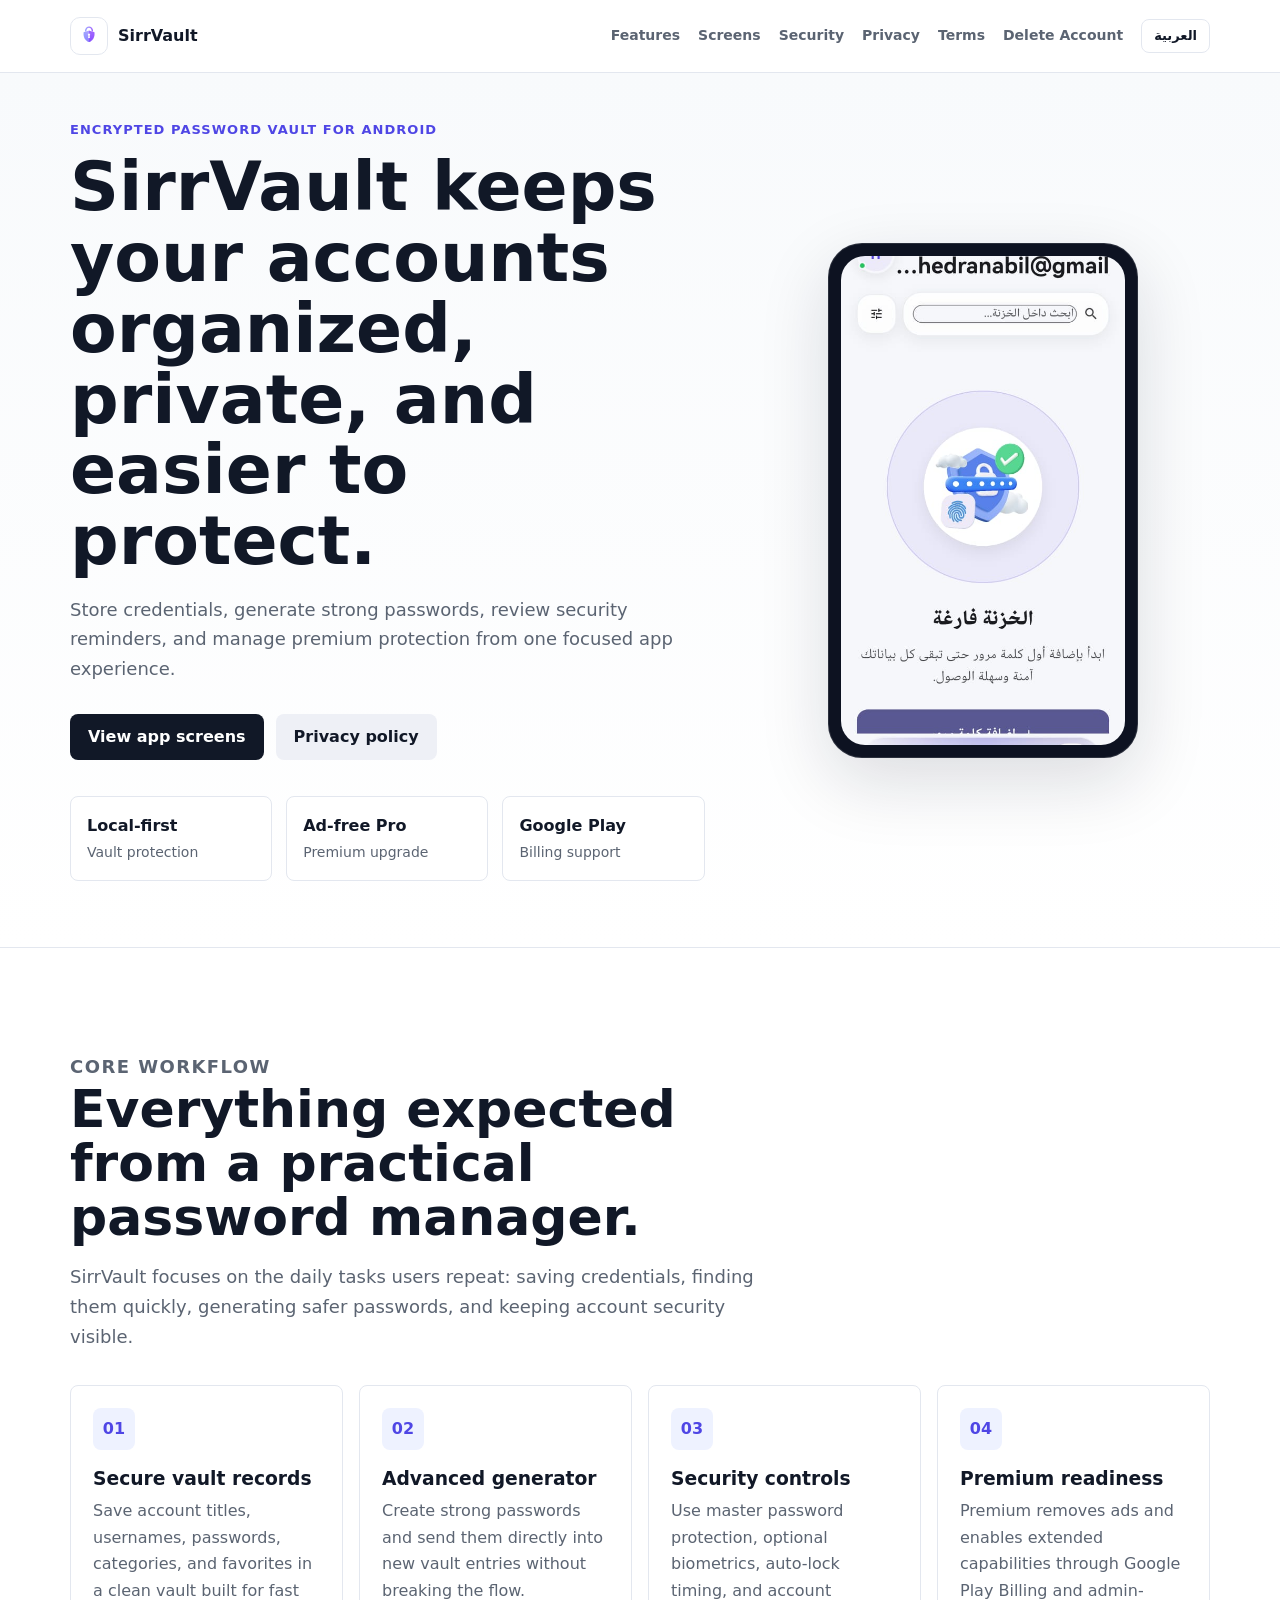
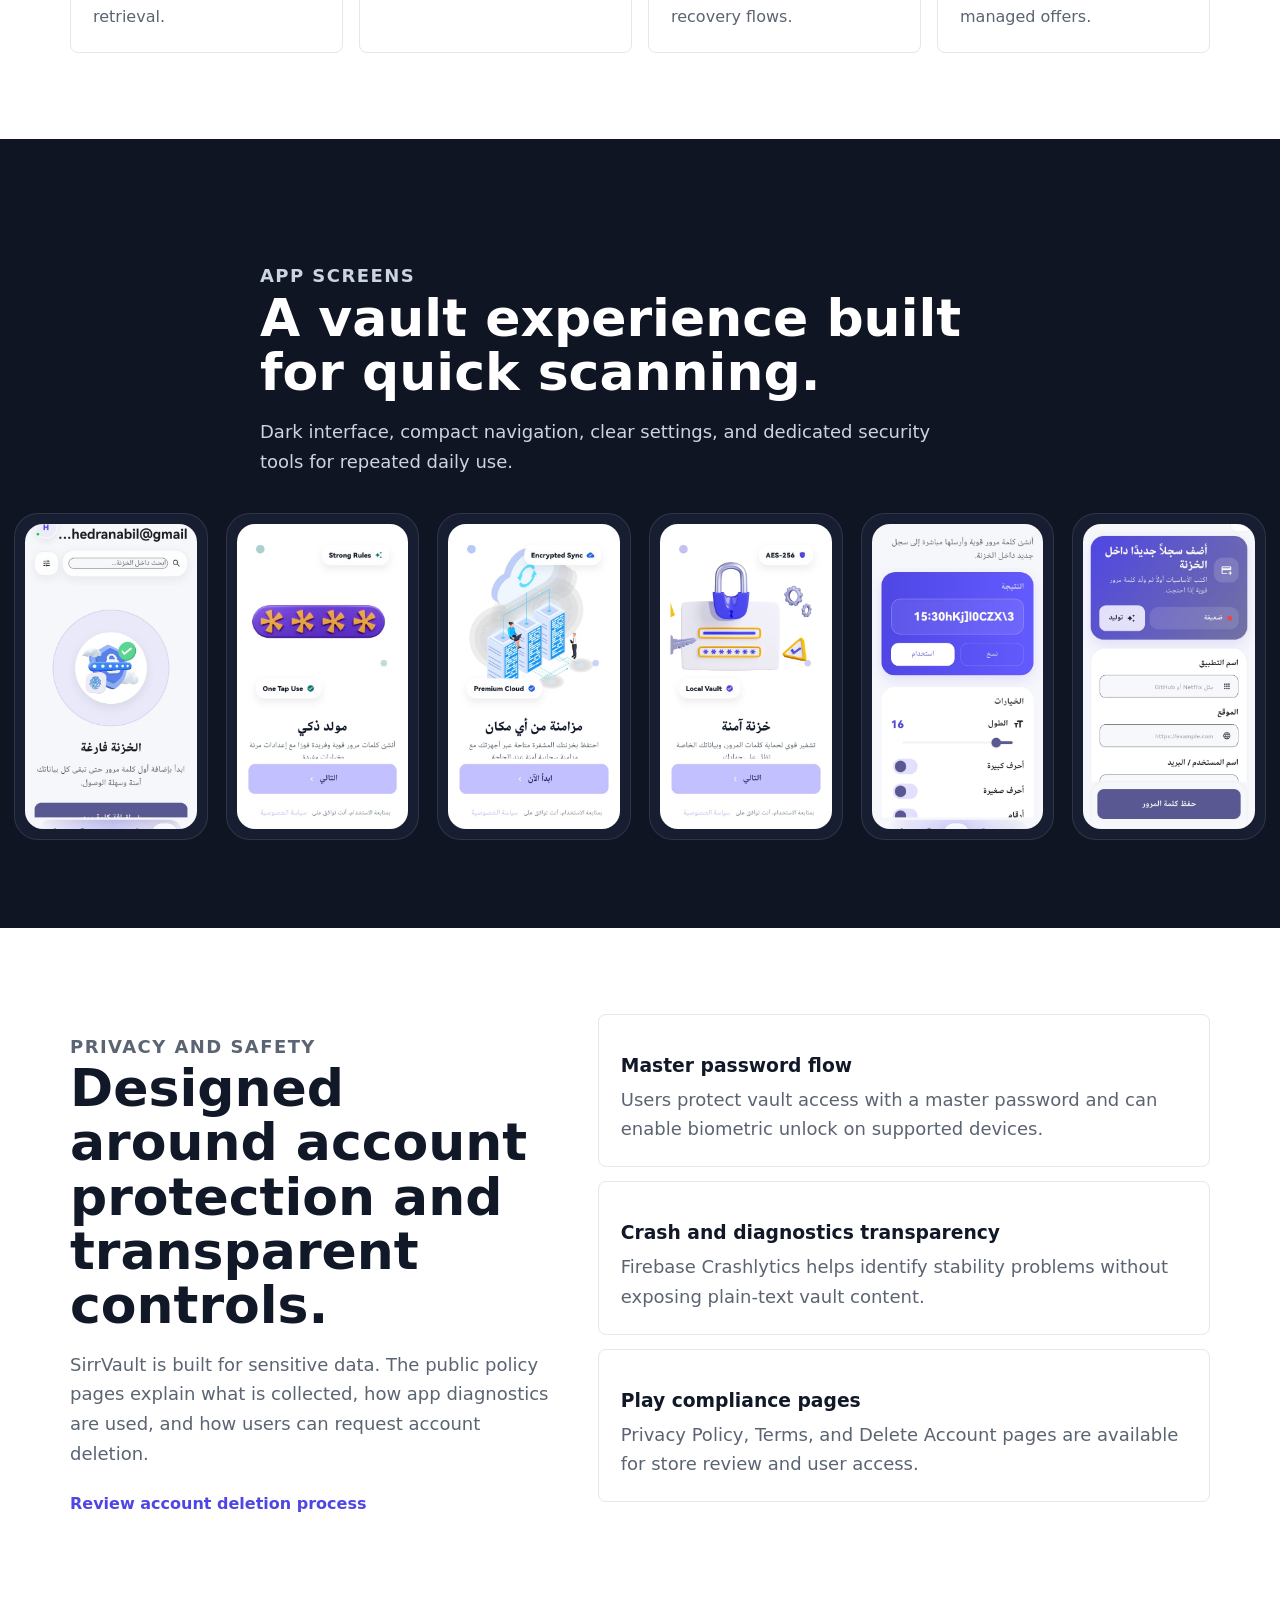
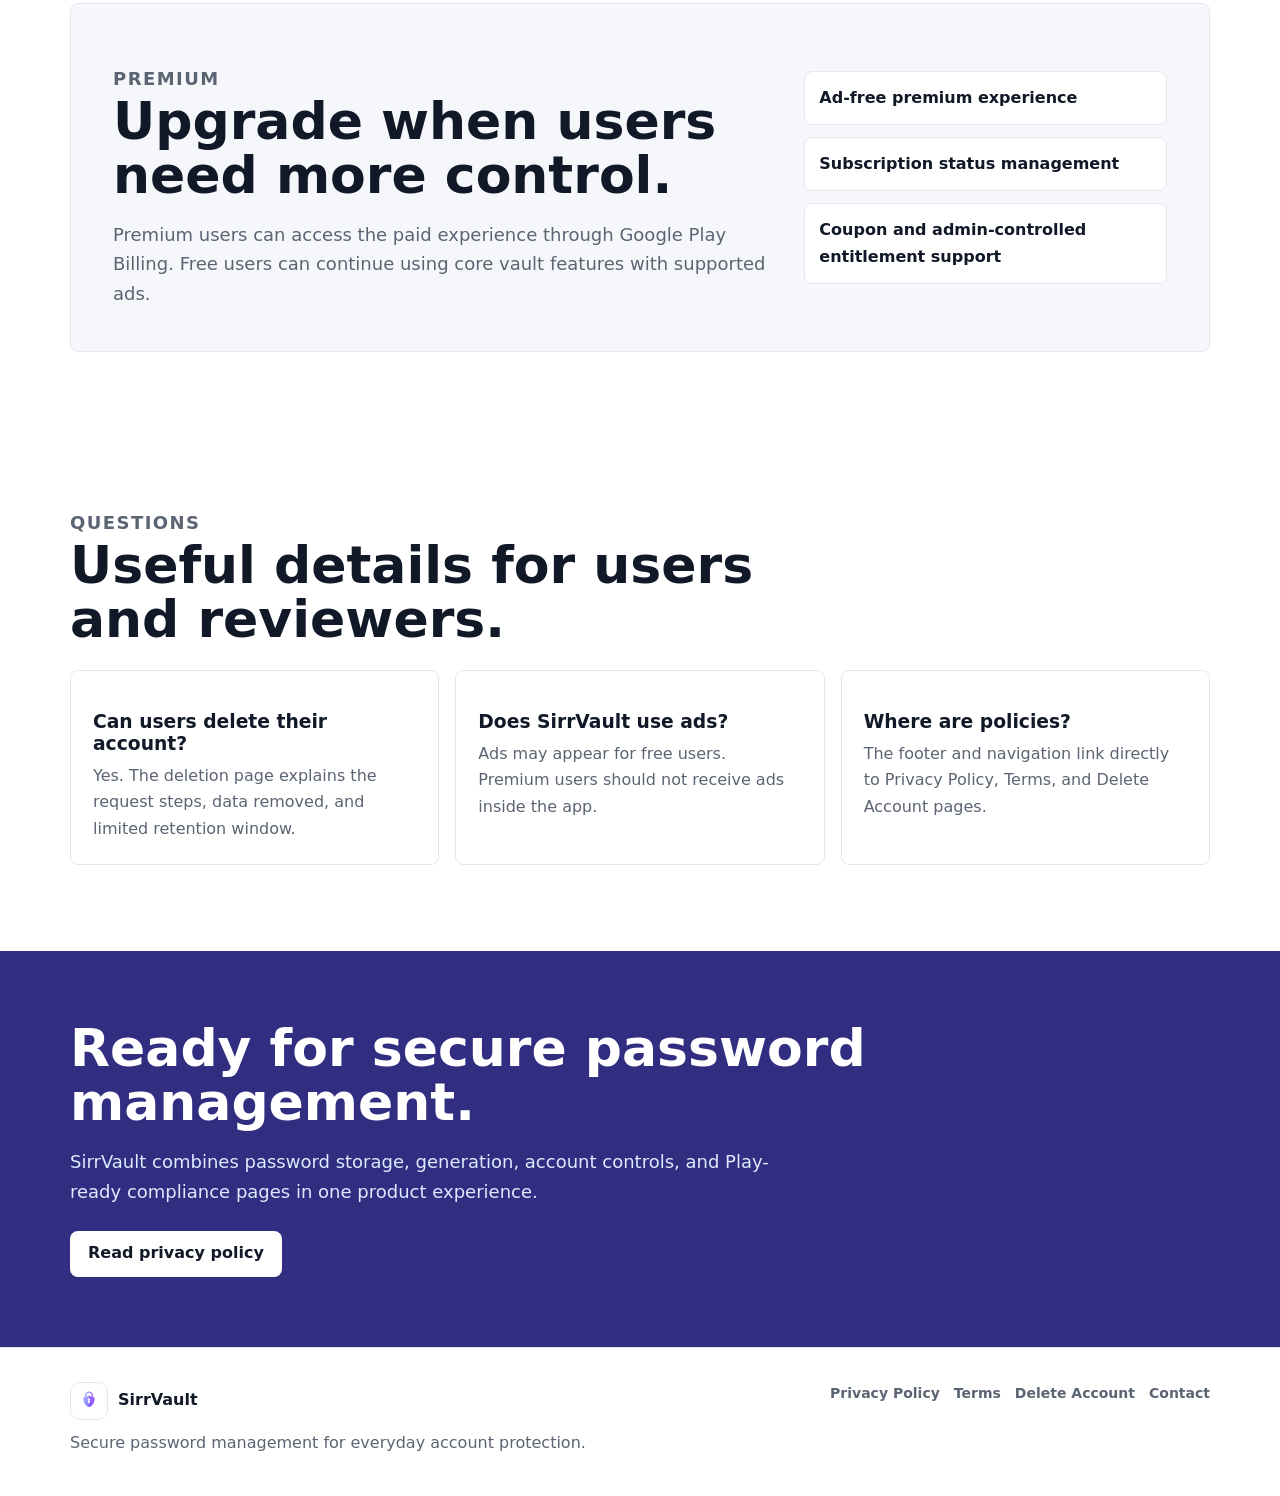
<file: index.html>
<!DOCTYPE html>
<html lang="en">
<head>
  <meta charset="UTF-8">
  <meta name="viewport" content="width=device-width, initial-scale=1.0">
  <title>SirrVault - Secure Password Manager</title>
  <meta name="description" content="SirrVault is a secure password manager with local encryption, password generation, reminders, premium sync, and privacy-first account controls.">
  <link rel="stylesheet" href="./styles.css">
</head>
<body>
  <header class="site-header">
    <div class="inner topbar">
      <a class="brand" href="./index.html" aria-label="SirrVault home">
        <img src="./assets/logo.png" alt="" class="brand-mark">
        <span>SirrVault</span>
      </a>
      <nav class="nav" aria-label="Main navigation">
        <a href="#features" data-i18n="nav_features">Features</a>
        <a href="#screens" data-i18n="nav_screens">Screens</a>
        <a href="#security" data-i18n="nav_security">Security</a>
        <a href="./privacy.html" data-i18n="nav_privacy">Privacy</a>
        <a href="./terms.html" data-i18n="nav_terms">Terms</a>
        <a href="./delete-account.html" data-i18n="nav_delete">Delete Account</a>
        <button class="lang-toggle" type="button" data-lang-toggle>العربية</button>
      </nav>
    </div>
  </header>

  <main>
    <section class="hero-shell">
      <div class="inner hero">
        <div class="hero-copy">
          <p class="eyebrow" data-i18n="hero_eyebrow">Encrypted password vault for Android</p>
          <h1 data-i18n="hero_title">SirrVault keeps your accounts organized, private, and easier to protect.</h1>
          <p class="hero-subtitle" data-i18n="hero_subtitle">
            Store credentials, generate strong passwords, review security reminders, and manage premium protection from one focused app experience.
          </p>
          <div class="hero-actions">
            <a class="cta" href="#screens" data-i18n="hero_cta_screens">View app screens</a>
            <a class="cta secondary" href="./privacy.html" data-i18n="hero_cta_privacy">Privacy policy</a>
          </div>
          <dl class="trust-row" aria-label="Product highlights">
            <div>
              <dt data-i18n="trust_local_title">Local-first</dt>
              <dd data-i18n="trust_local_body">Vault protection</dd>
            </div>
            <div>
              <dt data-i18n="trust_pro_title">Ad-free Pro</dt>
              <dd data-i18n="trust_pro_body">Premium upgrade</dd>
            </div>
            <div>
              <dt data-i18n="trust_play_title">Google Play</dt>
              <dd data-i18n="trust_play_body">Billing support</dd>
            </div>
          </dl>
        </div>
        <div class="hero-device" aria-label="SirrVault app preview">
          <div class="phone-frame">
            <img src="./assets/screen-home.jpeg" alt="SirrVault home screen showing password vault search and navigation">
          </div>
        </div>
      </div>
    </section>

    <section id="features" class="inner section-block">
      <div class="section-heading">
        <p class="eyebrow" data-i18n="features_eyebrow">Core workflow</p>
        <h2 data-i18n="features_title">Everything expected from a practical password manager.</h2>
        <p data-i18n="features_body">SirrVault focuses on the daily tasks users repeat: saving credentials, finding them quickly, generating safer passwords, and keeping account security visible.</p>
      </div>
      <div class="feature-grid">
        <article class="feature-card">
          <span class="feature-icon">01</span>
          <h3 data-i18n="feature1_title">Secure vault records</h3>
          <p data-i18n="feature1_body">Save account titles, usernames, passwords, categories, and favorites in a clean vault built for fast retrieval.</p>
        </article>
        <article class="feature-card">
          <span class="feature-icon">02</span>
          <h3 data-i18n="feature2_title">Advanced generator</h3>
          <p data-i18n="feature2_body">Create strong passwords and send them directly into new vault entries without breaking the flow.</p>
        </article>
        <article class="feature-card">
          <span class="feature-icon">03</span>
          <h3 data-i18n="feature3_title">Security controls</h3>
          <p data-i18n="feature3_body">Use master password protection, optional biometrics, auto-lock timing, and account recovery flows.</p>
        </article>
        <article class="feature-card">
          <span class="feature-icon">04</span>
          <h3 data-i18n="feature4_title">Premium readiness</h3>
          <p data-i18n="feature4_body">Premium removes ads and enables extended capabilities through Google Play Billing and admin-managed offers.</p>
        </article>
      </div>
    </section>

    <section id="screens" class="screens-band">
      <div class="inner section-heading">
        <p class="eyebrow" data-i18n="screens_eyebrow">App screens</p>
        <h2 data-i18n="screens_title">A vault experience built for quick scanning.</h2>
        <p data-i18n="screens_body">Dark interface, compact navigation, clear settings, and dedicated security tools for repeated daily use.</p>
      </div>
      <div class="screen-strip" aria-label="Application screenshots">
        <figure>
          <img src="./assets/screen-home.jpeg" alt="Home screen">
        </figure>
        <figure>
          <img src="./assets/screen-vault.jpeg" alt="Vault list screen">
        </figure>
        <figure>
          <img src="./assets/screen-generator.jpeg" alt="Password generator screen">
        </figure>
        <figure>
          <img src="./assets/screen-security.jpeg" alt="Security settings screen">
        </figure>
        <figure>
          <img src="./assets/screen-settings.jpeg" alt="Settings and premium status screen">
        </figure>
        <figure>
          <img src="./assets/screen-details.jpeg" alt="Password details screen">
        </figure>
      </div>
    </section>

    <section id="security" class="inner split-section">
      <div>
        <p class="eyebrow" data-i18n="security_eyebrow">Privacy and safety</p>
        <h2 data-i18n="security_title">Designed around account protection and transparent controls.</h2>
        <p data-i18n="security_body">
          SirrVault is built for sensitive data. The public policy pages explain what is collected, how app diagnostics are used, and how users can request account deletion.
        </p>
        <a class="text-link" href="./delete-account.html" data-i18n="security_link">Review account deletion process</a>
      </div>
      <div class="security-list">
        <article>
          <h3 data-i18n="security_card1_title">Master password flow</h3>
          <p data-i18n="security_card1_body">Users protect vault access with a master password and can enable biometric unlock on supported devices.</p>
        </article>
        <article>
          <h3 data-i18n="security_card2_title">Crash and diagnostics transparency</h3>
          <p data-i18n="security_card2_body">Firebase Crashlytics helps identify stability problems without exposing plain-text vault content.</p>
        </article>
        <article>
          <h3 data-i18n="security_card3_title">Play compliance pages</h3>
          <p data-i18n="security_card3_body">Privacy Policy, Terms, and Delete Account pages are available for store review and user access.</p>
        </article>
      </div>
    </section>

    <section class="inner pricing-panel">
      <div>
        <p class="eyebrow" data-i18n="premium_eyebrow">Premium</p>
        <h2 data-i18n="premium_title">Upgrade when users need more control.</h2>
        <p data-i18n="premium_body">Premium users can access the paid experience through Google Play Billing. Free users can continue using core vault features with supported ads.</p>
      </div>
      <ul class="check-list">
        <li data-i18n="premium_item1">Ad-free premium experience</li>
        <li data-i18n="premium_item2">Subscription status management</li>
        <li data-i18n="premium_item3">Coupon and admin-controlled entitlement support</li>
      </ul>
    </section>

    <section class="inner faq-section">
      <div class="section-heading compact">
        <p class="eyebrow" data-i18n="faq_eyebrow">Questions</p>
        <h2 data-i18n="faq_title">Useful details for users and reviewers.</h2>
      </div>
      <div class="faq-grid">
        <article>
          <h3 data-i18n="faq1_title">Can users delete their account?</h3>
          <p data-i18n="faq1_body">Yes. The deletion page explains the request steps, data removed, and limited retention window.</p>
        </article>
        <article>
          <h3 data-i18n="faq2_title">Does SirrVault use ads?</h3>
          <p data-i18n="faq2_body">Ads may appear for free users. Premium users should not receive ads inside the app.</p>
        </article>
        <article>
          <h3 data-i18n="faq3_title">Where are policies?</h3>
          <p data-i18n="faq3_body">The footer and navigation link directly to Privacy Policy, Terms, and Delete Account pages.</p>
        </article>
      </div>
    </section>

    <section class="final-cta">
      <div class="inner final-cta-inner">
        <h2 data-i18n="final_title">Ready for secure password management.</h2>
        <p data-i18n="final_body">SirrVault combines password storage, generation, account controls, and Play-ready compliance pages in one product experience.</p>
        <a class="cta light" href="./privacy.html" data-i18n="final_cta">Read privacy policy</a>
      </div>
    </section>
  </main>

  <footer class="site-footer">
    <div class="inner footer-grid">
      <div>
        <a class="brand footer-brand" href="./index.html">
          <img src="./assets/logo.png" alt="" class="brand-mark">
          <span>SirrVault</span>
        </a>
        <p data-i18n="footer_body">Secure password management for everyday account protection.</p>
      </div>
      <div class="footer-links">
        <a href="./privacy.html" data-i18n="footer_privacy">Privacy Policy</a>
        <a href="./terms.html" data-i18n="footer_terms">Terms</a>
        <a href="./delete-account.html" data-i18n="footer_delete">Delete Account</a>
        <a href="mailto:hedranabil614@gmail.com" data-i18n="footer_contact">Contact</a>
      </div>
    </div>
  </footer>
  <script src="./i18n.js"></script>
</body>
</html>
</file>
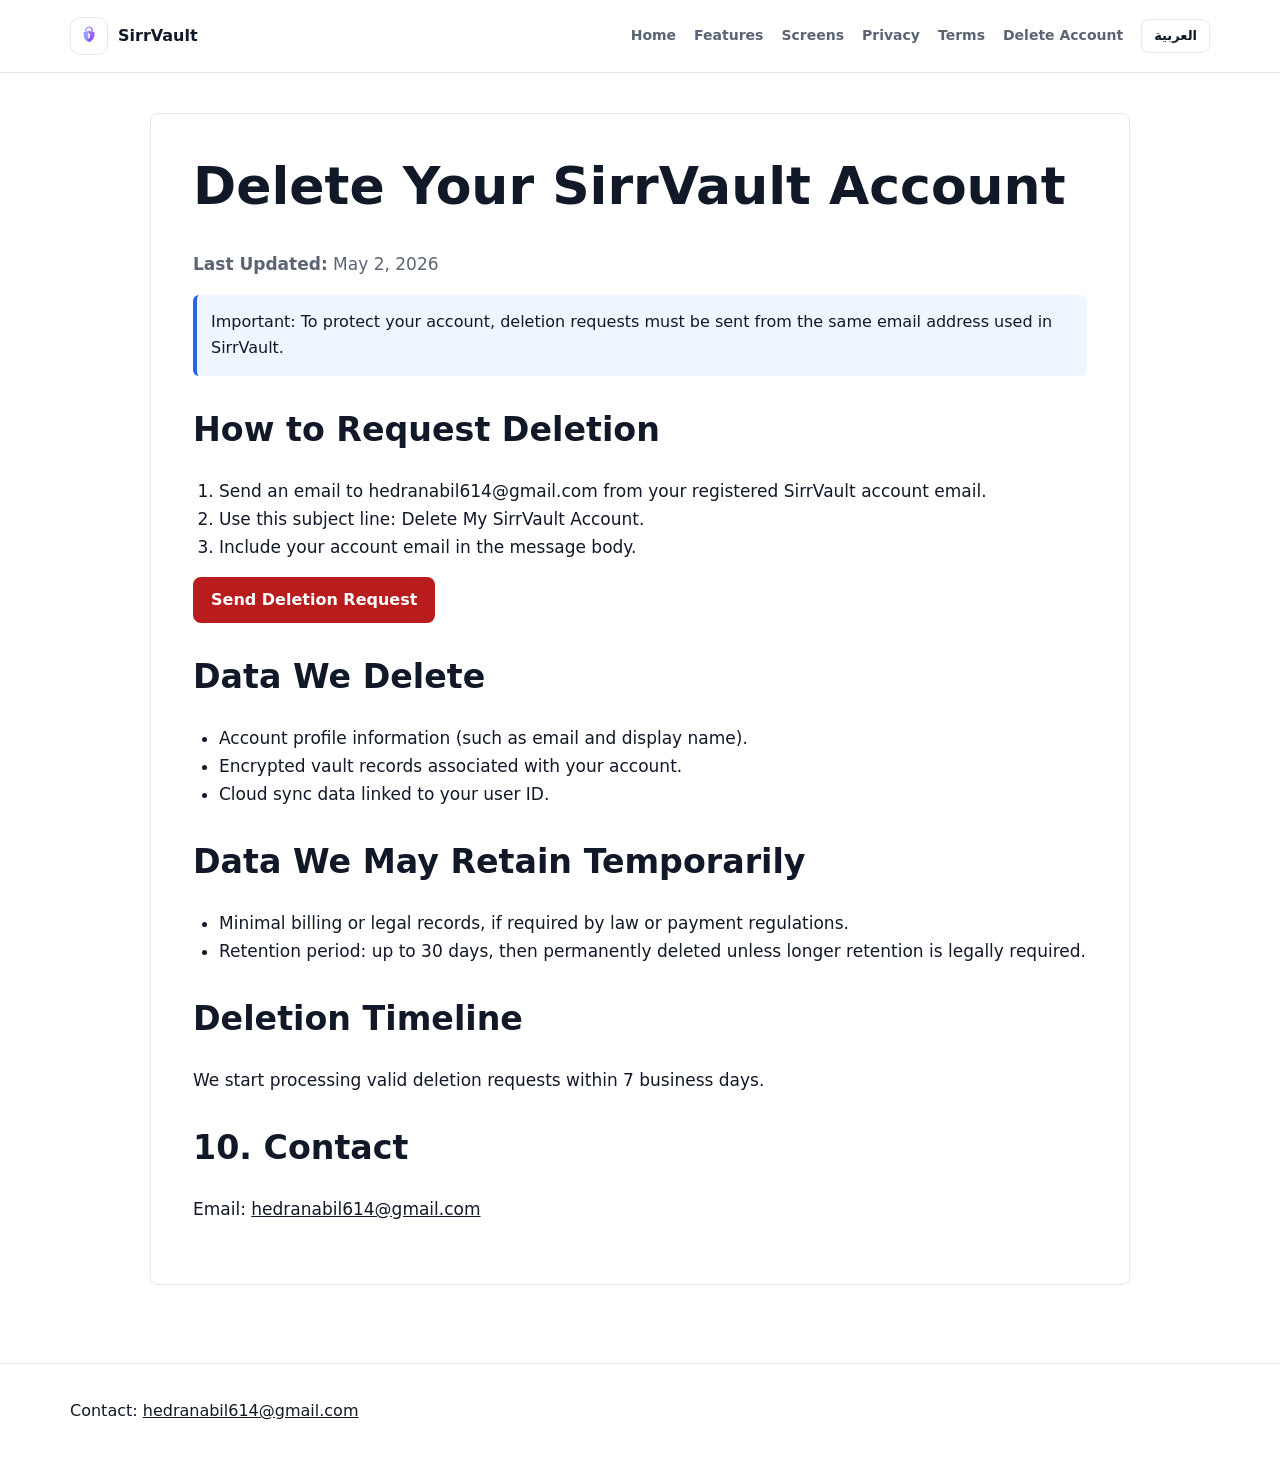
<file: delete-account.html>
<!DOCTYPE html>
<html lang="en">
<head>
  <meta charset="UTF-8">
  <meta name="viewport" content="width=device-width, initial-scale=1.0">
  <title>Sirrvault - Delete Account</title>
  <meta name="description" content="Request deletion of your Sirrvault account and associated data.">
  <link rel="stylesheet" href="./styles.css">
</head>
<body>
  <header class="site-header">
    <div class="inner topbar">
      <a class="brand" href="./index.html">
        <img src="./assets/logo.png" alt="" class="brand-mark">
        <span>SirrVault</span>
      </a>
      <nav class="nav">
        <a href="./index.html" data-i18n="nav_home">Home</a>
        <a href="./index.html#features" data-i18n="nav_features">Features</a>
        <a href="./index.html#screens" data-i18n="nav_screens">Screens</a>
        <a href="./privacy.html" data-i18n="nav_privacy">Privacy</a>
        <a href="./terms.html" data-i18n="nav_terms">Terms</a>
        <a href="./delete-account.html" data-i18n="nav_delete">Delete Account</a>
        <button class="lang-toggle" type="button" data-lang-toggle>العربية</button>
      </nav>
    </div>
  </header>

  <main class="section">
    <h1 data-i18n="delete_title">Delete Your Sirrvault Account</h1>
    <p class="muted"><strong data-i18n="updated">Last Updated:</strong> May 2, 2026</p>

    <div class="highlight" data-i18n="delete_important">
      Important: To protect your account, deletion requests must be sent from the same email address used in Sirrvault.
    </div>

    <h2 data-i18n="delete_how_title">How to Request Deletion</h2>
    <ol>
      <li data-i18n="delete_step_1">Send an email to hedranabil614@gmail.com from your registered Sirrvault account email.</li>
      <li data-i18n="delete_step_2">Use this subject line: Delete My Sirrvault Account.</li>
      <li data-i18n="delete_step_3">Include your account email in the message body.</li>
    </ol>

    <a class="cta-danger" href="mailto:hedranabil614@gmail.com?subject=Delete%20My%20Sirrvault%20Account&body=Hello%20Sirrvault%20Team%2C%0A%0AI%20request%20deletion%20of%20my%20account%20and%20associated%20data.%0A%0ARegistered%20account%20email%3A%20" data-i18n="delete_cta">Send Deletion Request</a>

    <h2 data-i18n="delete_data_title">Data We Delete</h2>
    <ul>
      <li data-i18n="delete_data_1">Account profile information (such as email and display name).</li>
      <li data-i18n="delete_data_2">Encrypted vault records associated with your account.</li>
      <li data-i18n="delete_data_3">Cloud sync data linked to your user ID.</li>
    </ul>

    <h2 data-i18n="retain_title">Data We May Retain Temporarily</h2>
    <ul>
      <li data-i18n="retain_1">Minimal billing or legal records, if required by law or payment regulations.</li>
      <li data-i18n="retain_2">Retention period: up to 30 days, then permanently deleted unless longer retention is legally required.</li>
    </ul>

    <h2 data-i18n="timeline_title">Deletion Timeline</h2>
    <p data-i18n="timeline_body">We start processing valid deletion requests within 7 business days.</p>

    <h2 data-i18n="terms_10_title">Contact</h2>
    <p>Email: <a href="mailto:hedranabil614@gmail.com">hedranabil614@gmail.com</a></p>
  </main>

  <footer class="site-footer">
    <div class="inner">
      <span data-i18n="contact">Contact:</span> <a href="mailto:hedranabil614@gmail.com">hedranabil614@gmail.com</a>
    </div>
  </footer>
  <script src="./i18n.js"></script>
</body>
</html>
</file>
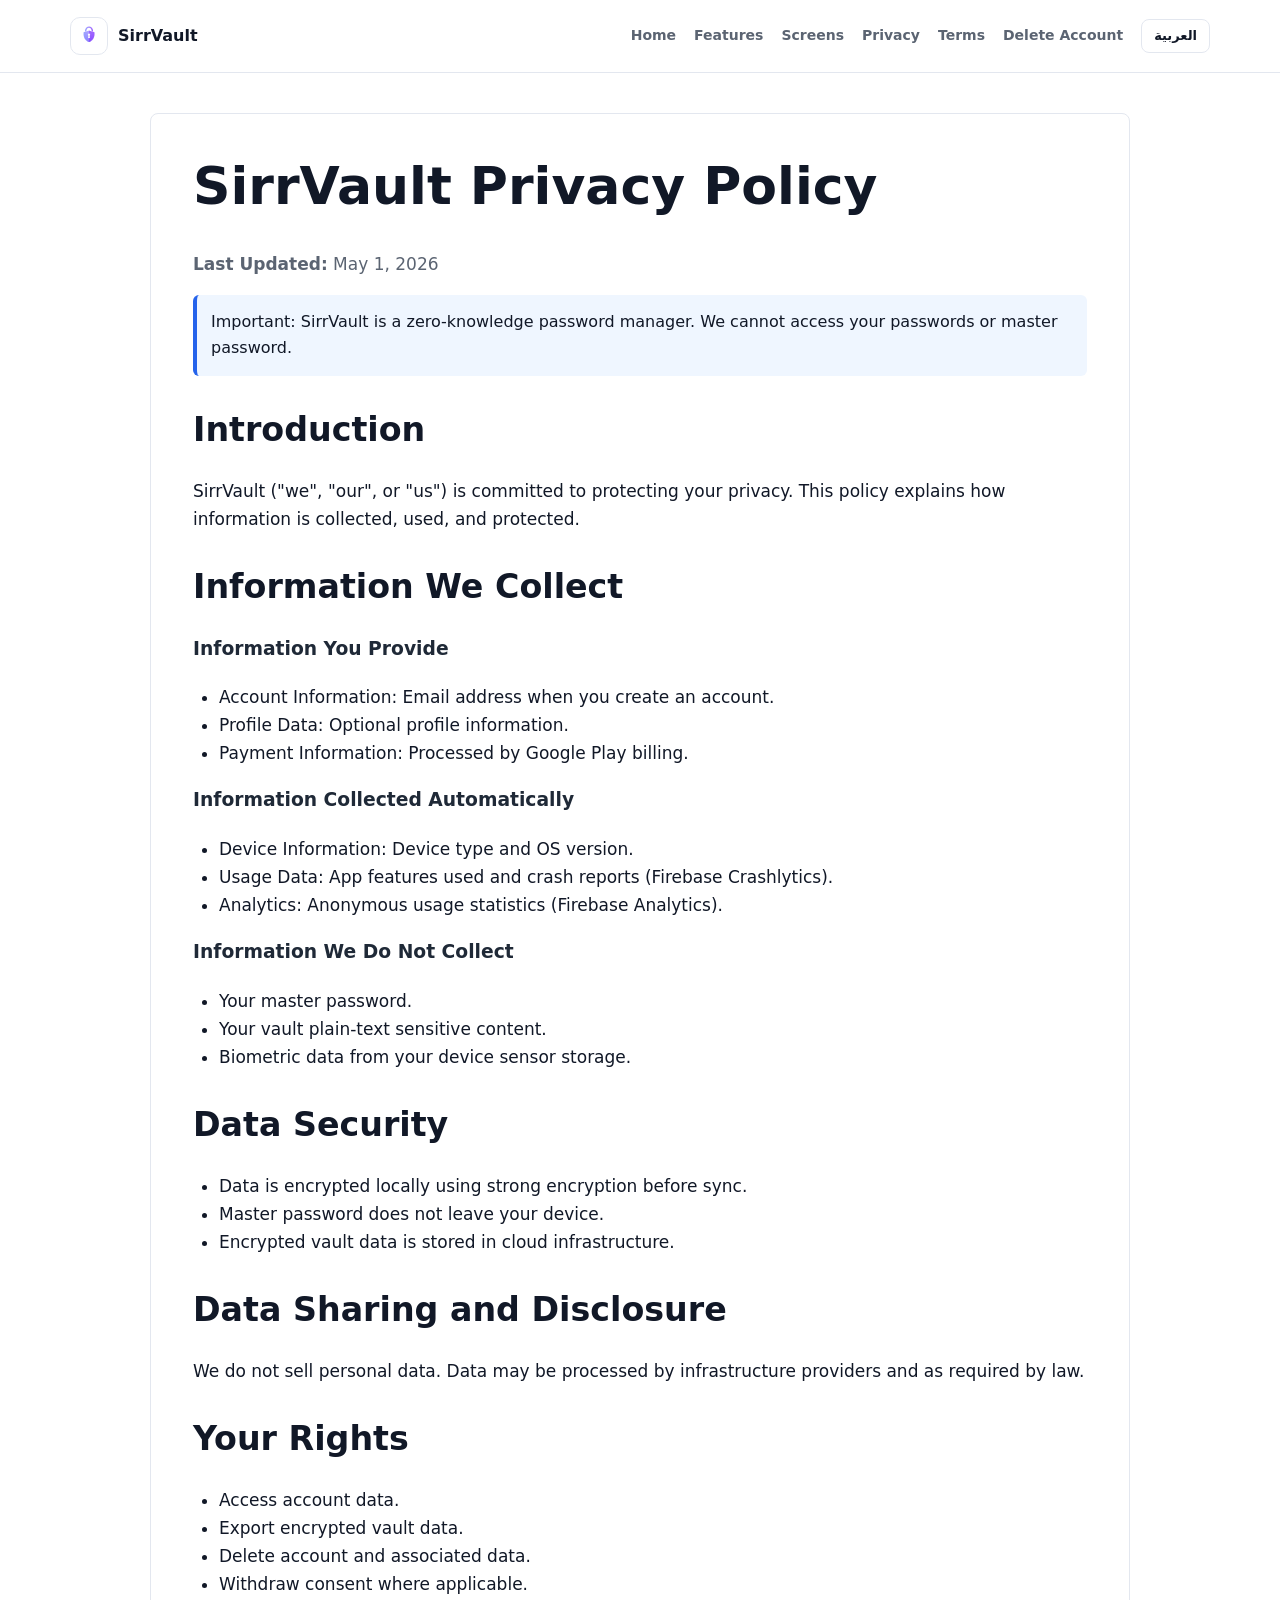
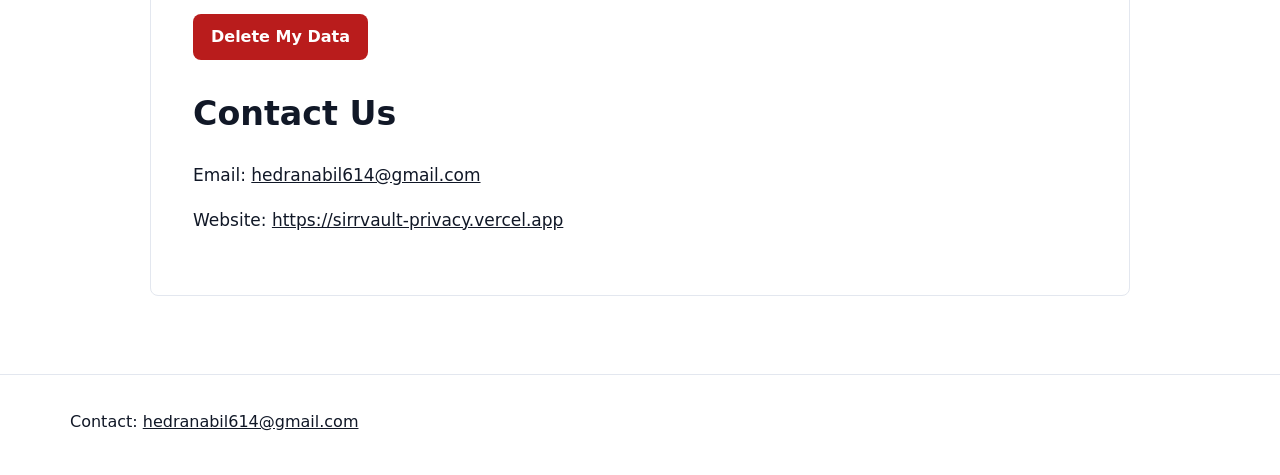
<file: privacy.html>
<!DOCTYPE html>
<html lang="en">
<head>
  <meta charset="UTF-8">
  <meta name="viewport" content="width=device-width, initial-scale=1.0">
  <title>Sirrvault - Privacy Policy</title>
  <link rel="stylesheet" href="./styles.css">
</head>
<body>
  <header class="site-header">
    <div class="inner topbar">
      <a class="brand" href="./index.html">
        <img src="./assets/logo.png" alt="" class="brand-mark">
        <span>SirrVault</span>
      </a>
      <nav class="nav">
        <a href="./index.html" data-i18n="nav_home">Home</a>
        <a href="./index.html#features" data-i18n="nav_features">Features</a>
        <a href="./index.html#screens" data-i18n="nav_screens">Screens</a>
        <a href="./privacy.html" data-i18n="nav_privacy">Privacy</a>
        <a href="./terms.html" data-i18n="nav_terms">Terms</a>
        <a href="./delete-account.html" data-i18n="nav_delete">Delete Account</a>
        <button class="lang-toggle" type="button" data-lang-toggle>العربية</button>
      </nav>
    </div>
  </header>

  <main class="section">
    <h1 data-i18n="privacy_title">Sirrvault Privacy Policy</h1>
    <p class="muted"><strong data-i18n="updated">Last Updated:</strong> May 1, 2026</p>

    <div class="highlight" data-i18n="privacy_important">
      Important: Sirrvault is a zero-knowledge password manager. We cannot access your passwords or master password.
    </div>

    <h2 data-i18n="privacy_intro_title">Introduction</h2>
    <p data-i18n="privacy_intro_body">Sirrvault ("we", "our", or "us") is committed to protecting your privacy. This policy explains how information is collected, used, and protected.</p>

    <h2 data-i18n="privacy_collect_title">Information We Collect</h2>
    <h3 data-i18n="privacy_provide_title">Information You Provide</h3>
    <ul>
      <li data-i18n="privacy_li_account">Account Information: Email address when you create an account.</li>
      <li data-i18n="privacy_li_profile">Profile Data: Optional profile information.</li>
      <li data-i18n="privacy_li_payment">Payment Information: Processed by Google Play billing.</li>
    </ul>

    <h3 data-i18n="privacy_auto_title">Information Collected Automatically</h3>
    <ul>
      <li data-i18n="privacy_li_device">Device Information: Device type and OS version.</li>
      <li data-i18n="privacy_li_usage">Usage Data: App features used and crash reports (Firebase Crashlytics).</li>
      <li data-i18n="privacy_li_analytics">Analytics: Anonymous usage statistics (Firebase Analytics).</li>
    </ul>

    <h3 data-i18n="privacy_not_collect_title">Information We Do Not Collect</h3>
    <ul>
      <li data-i18n="privacy_li_master">Your master password.</li>
      <li data-i18n="privacy_li_plain">Your vault plain-text sensitive content.</li>
      <li data-i18n="privacy_li_bio">Biometric data from your device sensor storage.</li>
    </ul>

    <h2 data-i18n="privacy_security_title">Data Security</h2>
    <ul>
      <li data-i18n="privacy_sec_1">Data is encrypted locally using strong encryption before sync.</li>
      <li data-i18n="privacy_sec_2">Master password does not leave your device.</li>
      <li data-i18n="privacy_sec_3">Encrypted vault data is stored in cloud infrastructure.</li>
    </ul>

    <h2 data-i18n="privacy_sharing_title">Data Sharing and Disclosure</h2>
    <p data-i18n="privacy_sharing_body">We do not sell personal data. Data may be processed by infrastructure providers and as required by law.</p>

    <h2 data-i18n="privacy_rights_title">Your Rights</h2>
    <ul>
      <li data-i18n="privacy_right_1">Access account data.</li>
      <li data-i18n="privacy_right_2">Export encrypted vault data.</li>
      <li data-i18n="privacy_right_3">Delete account and associated data.</li>
      <li data-i18n="privacy_right_4">Withdraw consent where applicable.</li>
    </ul>
    <a class="cta-danger" href="./delete-account.html" data-i18n="privacy_delete_cta">Delete My Data</a>

    <h2 data-i18n="contact_us">Contact Us</h2>
    <p>Email: <a href="mailto:hedranabil614@gmail.com">hedranabil614@gmail.com</a></p>
    <p>Website: <a href="https://sirrvault-privacy.vercel.app">https://sirrvault-privacy.vercel.app</a></p>
  </main>

  <footer class="site-footer">
    <div class="inner">
      <span data-i18n="contact">Contact:</span> <a href="mailto:hedranabil614@gmail.com">hedranabil614@gmail.com</a>
    </div>
  </footer>
  <script src="./i18n.js"></script>
</body>
</html>
</file>
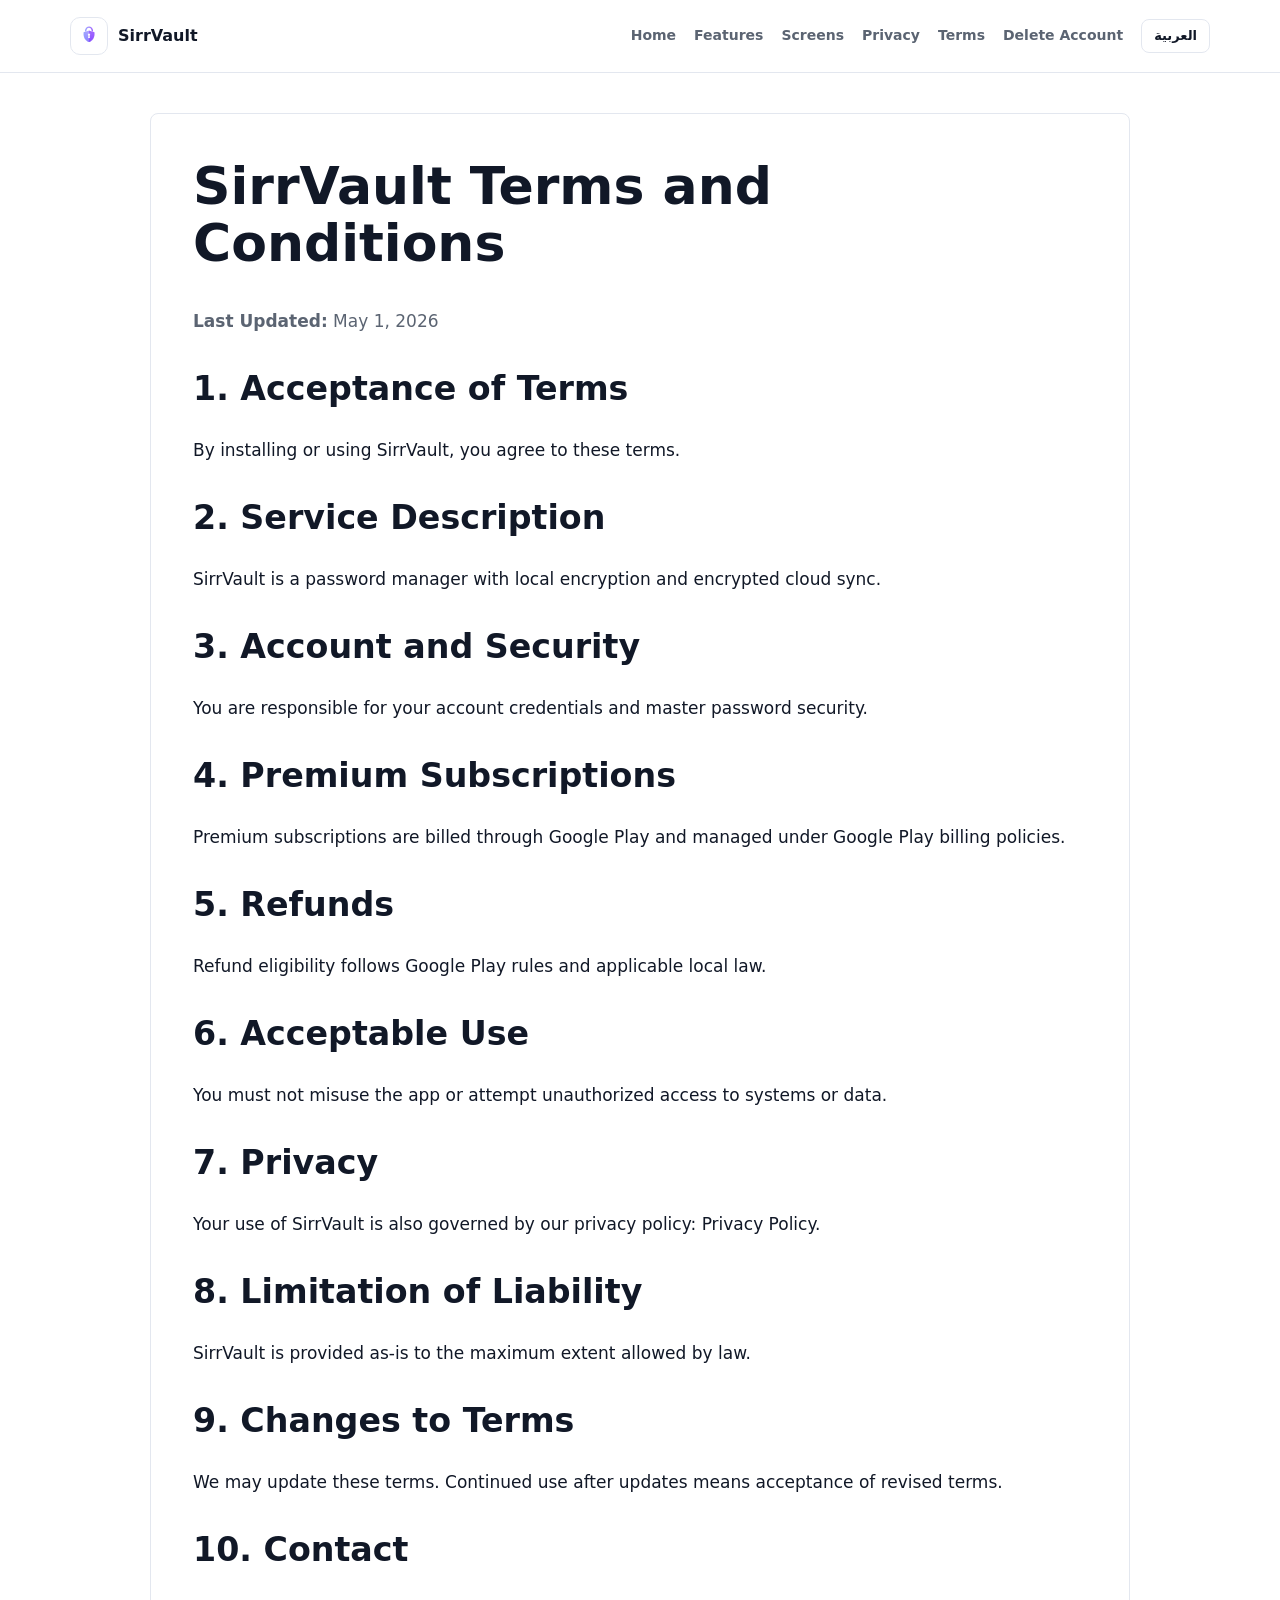
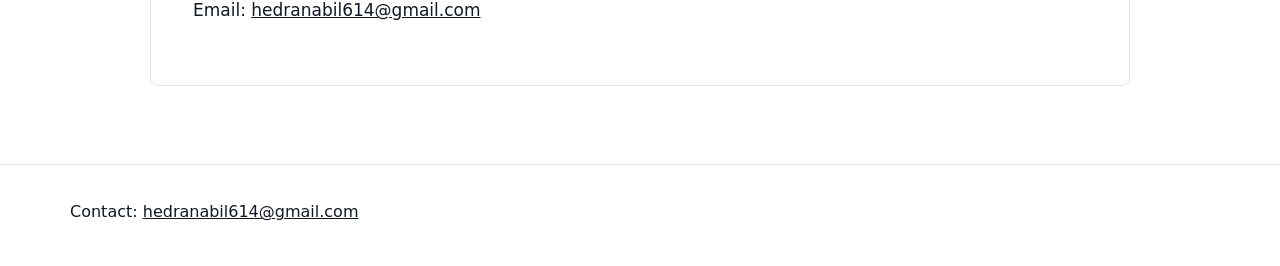
<file: terms.html>
<!DOCTYPE html>
<html lang="en">
<head>
  <meta charset="UTF-8">
  <meta name="viewport" content="width=device-width, initial-scale=1.0">
  <title>Sirrvault - Terms and Conditions</title>
  <link rel="stylesheet" href="./styles.css">
</head>
<body>
  <header class="site-header">
    <div class="inner topbar">
      <a class="brand" href="./index.html">
        <img src="./assets/logo.png" alt="" class="brand-mark">
        <span>SirrVault</span>
      </a>
      <nav class="nav">
        <a href="./index.html" data-i18n="nav_home">Home</a>
        <a href="./index.html#features" data-i18n="nav_features">Features</a>
        <a href="./index.html#screens" data-i18n="nav_screens">Screens</a>
        <a href="./privacy.html" data-i18n="nav_privacy">Privacy</a>
        <a href="./terms.html" data-i18n="nav_terms">Terms</a>
        <a href="./delete-account.html" data-i18n="nav_delete">Delete Account</a>
        <button class="lang-toggle" type="button" data-lang-toggle>العربية</button>
      </nav>
    </div>
  </header>

  <main class="section">
    <h1 data-i18n="terms_title">Sirrvault Terms and Conditions</h1>
    <p class="muted"><strong data-i18n="updated">Last Updated:</strong> May 1, 2026</p>

    <h2 data-i18n="terms_1_title">1. Acceptance of Terms</h2>
    <p data-i18n="terms_1_body">By installing or using Sirrvault, you agree to these terms.</p>

    <h2 data-i18n="terms_2_title">2. Service Description</h2>
    <p data-i18n="terms_2_body">Sirrvault is a password manager with local encryption and encrypted cloud sync.</p>

    <h2 data-i18n="terms_3_title">3. Account and Security</h2>
    <p data-i18n="terms_3_body">You are responsible for your account credentials and master password security.</p>

    <h2 data-i18n="terms_4_title">4. Premium Subscriptions</h2>
    <p data-i18n="terms_4_body">Premium subscriptions are billed through Google Play and managed under Google Play billing policies.</p>

    <h2 data-i18n="terms_5_title">5. Refunds</h2>
    <p data-i18n="terms_5_body">Refund eligibility follows Google Play rules and applicable local law.</p>

    <h2 data-i18n="terms_6_title">6. Acceptable Use</h2>
    <p data-i18n="terms_6_body">You must not misuse the app or attempt unauthorized access to systems or data.</p>

    <h2 data-i18n="terms_7_title">7. Privacy</h2>
    <p data-i18n="terms_7_body">Your use of Sirrvault is also governed by our privacy policy: Privacy Policy.</p>

    <h2 data-i18n="terms_8_title">8. Limitation of Liability</h2>
    <p data-i18n="terms_8_body">Sirrvault is provided as-is to the maximum extent allowed by law.</p>

    <h2 data-i18n="terms_9_title">9. Changes to Terms</h2>
    <p data-i18n="terms_9_body">We may update these terms. Continued use after updates means acceptance of revised terms.</p>

    <h2 data-i18n="terms_10_title">10. Contact</h2>
    <p>Email: <a href="mailto:hedranabil614@gmail.com">hedranabil614@gmail.com</a></p>
  </main>

  <footer class="site-footer">
    <div class="inner">
      <span data-i18n="contact">Contact:</span> <a href="mailto:hedranabil614@gmail.com">hedranabil614@gmail.com</a>
    </div>
  </footer>
  <script src="./i18n.js"></script>
</body>
</html>
</file>
<file: styles.css>
:root {
  --ink: #111827;
  --muted: #5b6472;
  --paper: #ffffff;
  --panel: #f6f7fb;
  --line: #e3e7ef;
  --brand: #4f46e5;
  --brand-dark: #312e81;
  --accent: #0f766e;
  --danger: #b91c1c;
  --shadow: 0 24px 70px rgba(17, 24, 39, 0.14);
}

* {
  box-sizing: border-box;
}

html {
  scroll-behavior: smooth;
  scroll-padding-top: 96px;
}

body {
  margin: 0;
  font-family: Inter, ui-sans-serif, system-ui, -apple-system, BlinkMacSystemFont, "Segoe UI", sans-serif;
  color: var(--ink);
  background: var(--paper);
  line-height: 1.65;
}

img {
  max-width: 100%;
  display: block;
}

a {
  color: inherit;
}

.inner {
  width: min(1140px, calc(100% - 40px));
  margin: 0 auto;
}

.site-header {
  position: sticky;
  top: 0;
  z-index: 20;
  background: rgba(255, 255, 255, 0.92);
  border-bottom: 1px solid var(--line);
  backdrop-filter: blur(18px);
}

.topbar {
  min-height: 72px;
  display: flex;
  align-items: center;
  justify-content: space-between;
  gap: 24px;
}

.brand {
  display: inline-flex;
  align-items: center;
  gap: 10px;
  color: var(--ink);
  font-weight: 850;
  letter-spacing: 0;
  text-decoration: none;
  white-space: nowrap;
}

.brand-mark {
  width: 38px;
  height: 38px;
  border-radius: 10px;
  object-fit: cover;
  background: #fff;
  border: 1px solid var(--line);
}

.nav {
  display: flex;
  align-items: center;
  gap: 18px;
  flex-wrap: wrap;
  justify-content: flex-end;
}

.nav a,
.footer-links a {
  color: var(--muted);
  font-size: 14px;
  font-weight: 650;
  text-decoration: none;
}

.lang-toggle {
  min-height: 34px;
  padding: 0 12px;
  border: 1px solid var(--line);
  border-radius: 8px;
  color: var(--ink);
  background: #fff;
  font: inherit;
  font-size: 13px;
  font-weight: 800;
  cursor: pointer;
}

.lang-toggle:hover {
  border-color: var(--brand);
  color: var(--brand);
}

.nav a:hover,
.footer-links a:hover,
.text-link:hover {
  color: var(--brand);
}

.hero-shell {
  overflow: hidden;
  background: linear-gradient(180deg, #f8fafc 0%, #ffffff 100%);
  border-bottom: 1px solid var(--line);
}

.hero {
  min-height: 620px;
  display: grid;
  grid-template-columns: minmax(0, 1.05fr) minmax(320px, 0.75fr);
  gap: 52px;
  align-items: center;
  padding: 46px 0 66px;
}

.eyebrow {
  margin: 0 0 12px;
  color: var(--brand);
  font-size: 13px;
  font-weight: 850;
  letter-spacing: 0.08em;
  text-transform: uppercase;
}

.hero h1,
.section-heading h2,
.split-section h2,
.pricing-panel h2,
.final-cta h2 {
  margin: 0;
  color: var(--ink);
  line-height: 1.04;
  letter-spacing: 0;
}

.hero h1 {
  max-width: 760px;
  font-size: clamp(42px, 5.4vw, 68px);
}

.hero-subtitle,
.section-heading p,
.split-section p,
.pricing-panel p,
.final-cta p {
  margin: 18px 0 0;
  color: var(--muted);
  font-size: 18px;
  max-width: 700px;
}

.hero-actions {
  display: flex;
  flex-wrap: wrap;
  gap: 12px;
  margin-top: 30px;
}

.cta,
.cta-danger {
  display: inline-flex;
  align-items: center;
  justify-content: center;
  min-height: 46px;
  padding: 0 18px;
  border-radius: 8px;
  color: #fff;
  background: var(--ink);
  font-weight: 800;
  text-decoration: none;
}

.cta:hover {
  background: #000;
}

.cta.secondary {
  color: var(--ink);
  background: #eef0f6;
}

.cta.light {
  color: var(--ink);
  background: #fff;
}

.cta-danger {
  background: var(--danger);
}

.cta-danger:hover {
  background: #991b1b;
}

.trust-row {
  display: grid;
  grid-template-columns: repeat(3, minmax(0, 1fr));
  gap: 14px;
  max-width: 680px;
  margin: 36px 0 0;
}

.trust-row div {
  padding: 16px;
  background: #fff;
  border: 1px solid var(--line);
  border-radius: 8px;
}

.trust-row dt {
  font-weight: 900;
}

.trust-row dd {
  margin: 2px 0 0;
  color: var(--muted);
  font-size: 14px;
}

.hero-device {
  display: flex;
  justify-content: center;
  align-self: center;
}

.phone-frame {
  width: min(310px, 78vw);
  padding: 12px;
  border-radius: 34px;
  background: #0d1221;
  box-shadow: var(--shadow);
  border: 1px solid rgba(255, 255, 255, 0.12);
}

.phone-frame img {
  width: 100%;
  aspect-ratio: 9 / 15.5;
  object-fit: cover;
  border-radius: 24px;
}

.section-block,
.split-section,
.pricing-panel,
.faq-section {
  padding: 86px 0;
}

.section-heading {
  max-width: 760px;
  margin-bottom: 34px;
}

.section-heading h2,
.split-section h2,
.pricing-panel h2,
.final-cta h2 {
  font-size: clamp(32px, 4.5vw, 52px);
}

.section-heading.compact {
  margin-bottom: 24px;
}

.feature-grid,
.faq-grid {
  display: grid;
  grid-template-columns: repeat(4, minmax(0, 1fr));
  gap: 16px;
}

.feature-card,
.faq-grid article,
.security-list article {
  background: var(--paper);
  border: 1px solid var(--line);
  border-radius: 8px;
  padding: 22px;
}

.feature-card {
  min-height: 230px;
}

.feature-icon {
  display: inline-flex;
  width: 42px;
  height: 42px;
  align-items: center;
  justify-content: center;
  border-radius: 8px;
  color: var(--brand);
  background: #eef2ff;
  font-weight: 900;
}

.feature-card h3,
.faq-grid h3,
.security-list h3 {
  margin: 18px 0 8px;
  line-height: 1.18;
}

.feature-card p,
.faq-grid p,
.security-list p,
.site-footer p {
  margin: 0;
  color: var(--muted);
}

.screens-band {
  padding: 104px 0 88px;
  background: #101523;
  color: #fff;
  overflow: hidden;
}

.screens-band .section-heading h2,
.screens-band .section-heading p {
  color: #fff;
}

.screens-band .section-heading p {
  color: #cbd5e1;
}

.screen-strip {
  width: min(1320px, calc(100% - 28px));
  margin: 36px auto 0;
  display: grid;
  grid-template-columns: repeat(6, minmax(150px, 1fr));
  gap: 18px;
}

.screen-strip figure {
  margin: 0;
  padding: 10px;
  border-radius: 24px;
  background: #171e31;
  border: 1px solid rgba(255, 255, 255, 0.1);
  min-width: 0;
}

.screen-strip img {
  width: 100%;
  aspect-ratio: 9 / 16;
  object-fit: cover;
  border-radius: 18px;
}

.split-section {
  display: grid;
  grid-template-columns: minmax(0, 0.8fr) minmax(0, 1fr);
  gap: 38px;
  align-items: start;
}

.security-list {
  display: grid;
  gap: 14px;
}

.text-link {
  display: inline-flex;
  margin-top: 22px;
  color: var(--brand);
  font-weight: 850;
  text-decoration: none;
}

.pricing-panel {
  display: grid;
  grid-template-columns: minmax(0, 1fr) minmax(280px, 0.55fr);
  gap: 32px;
  align-items: center;
  padding: 42px;
  margin-bottom: 52px;
  background: var(--panel);
  border: 1px solid var(--line);
  border-radius: 8px;
}

.check-list {
  margin: 0;
  padding: 0;
  list-style: none;
  display: grid;
  gap: 12px;
}

.check-list li {
  padding: 13px 14px;
  background: #fff;
  border: 1px solid var(--line);
  border-radius: 8px;
  font-weight: 750;
}

.faq-grid {
  grid-template-columns: repeat(3, minmax(0, 1fr));
}

.final-cta {
  background: var(--brand-dark);
  color: #fff;
}

.final-cta-inner {
  padding: 70px 0;
}

.final-cta h2,
.final-cta p {
  color: #fff;
}

.final-cta p {
  color: #dbeafe;
  margin-bottom: 24px;
}

.section {
  width: min(980px, calc(100% - 40px));
  margin: 40px auto 78px;
  background: #ffffff;
  border: 1px solid var(--line);
  border-radius: 8px;
  padding: 44px 42px;
  text-align: start;
}

.section h1 {
  margin-top: 0;
  color: var(--ink);
  font-size: clamp(34px, 4.2vw, 52px);
  line-height: 1.1;
}

.section h2 {
  margin-top: 34px;
  color: var(--ink);
  font-size: clamp(24px, 2.6vw, 34px);
  line-height: 1.18;
}

.section h3 {
  margin-top: 18px;
  color: #1f2937;
}

.section p,
.section li {
  font-size: 17px;
}

.section ul,
.section ol {
  padding-inline-start: 26px;
}

.highlight {
  background: #eff6ff;
  border-left: 4px solid #2563eb;
  padding: 14px;
  border-radius: 6px;
}

.muted {
  color: var(--muted);
}

.site-footer {
  border-top: 1px solid var(--line);
  padding: 34px 0 40px;
  background: #fff;
}

.footer-grid {
  display: flex;
  justify-content: space-between;
  gap: 28px;
  align-items: flex-start;
}

.footer-brand {
  margin-bottom: 10px;
}

.footer-links {
  display: flex;
  flex-wrap: wrap;
  gap: 14px;
  justify-content: flex-end;
}

[dir="rtl"] body {
  font-family: Tahoma, Arial, ui-sans-serif, system-ui, sans-serif;
}

[dir="rtl"] .hero h1,
[dir="rtl"] .section-heading h2,
[dir="rtl"] .split-section h2,
[dir="rtl"] .pricing-panel h2,
[dir="rtl"] .final-cta h2 {
  line-height: 1.16;
}

[dir="rtl"] .nav,
[dir="rtl"] .footer-links {
  justify-content: flex-start;
}

[dir="rtl"] .highlight {
  border-left: 0;
  border-right: 4px solid #2563eb;
}

[dir="rtl"] .section {
  text-align: right;
}

[dir="ltr"] .section {
  text-align: left;
}

@media (max-width: 960px) {
  .hero,
  .split-section,
  .pricing-panel {
    grid-template-columns: 1fr;
  }

  .hero {
    min-height: auto;
  }

  .feature-grid,
  .screen-strip,
  .faq-grid {
    grid-template-columns: repeat(2, minmax(0, 1fr));
  }

  .screen-strip {
    width: min(760px, calc(100% - 28px));
  }
}

@media (max-width: 640px) {
  .inner {
    width: min(100% - 28px, 1140px);
  }

  .topbar,
  .footer-grid {
    align-items: flex-start;
    flex-direction: column;
  }

  .nav,
  .footer-links {
    justify-content: flex-start;
    gap: 12px;
  }

  .hero {
    padding-top: 36px;
    gap: 34px;
  }

  .hero h1 {
    font-size: 40px;
  }

  .trust-row,
  .feature-grid,
  .screen-strip,
  .faq-grid {
    grid-template-columns: 1fr;
  }

  .section-block,
  .split-section,
  .pricing-panel,
  .faq-section,
  .screens-band {
    padding: 56px 0;
  }

  .pricing-panel {
    padding: 24px;
  }

  .section {
    width: min(100% - 28px, 980px);
    padding: 28px 20px;
    margin-top: 24px;
  }
}
</file>
